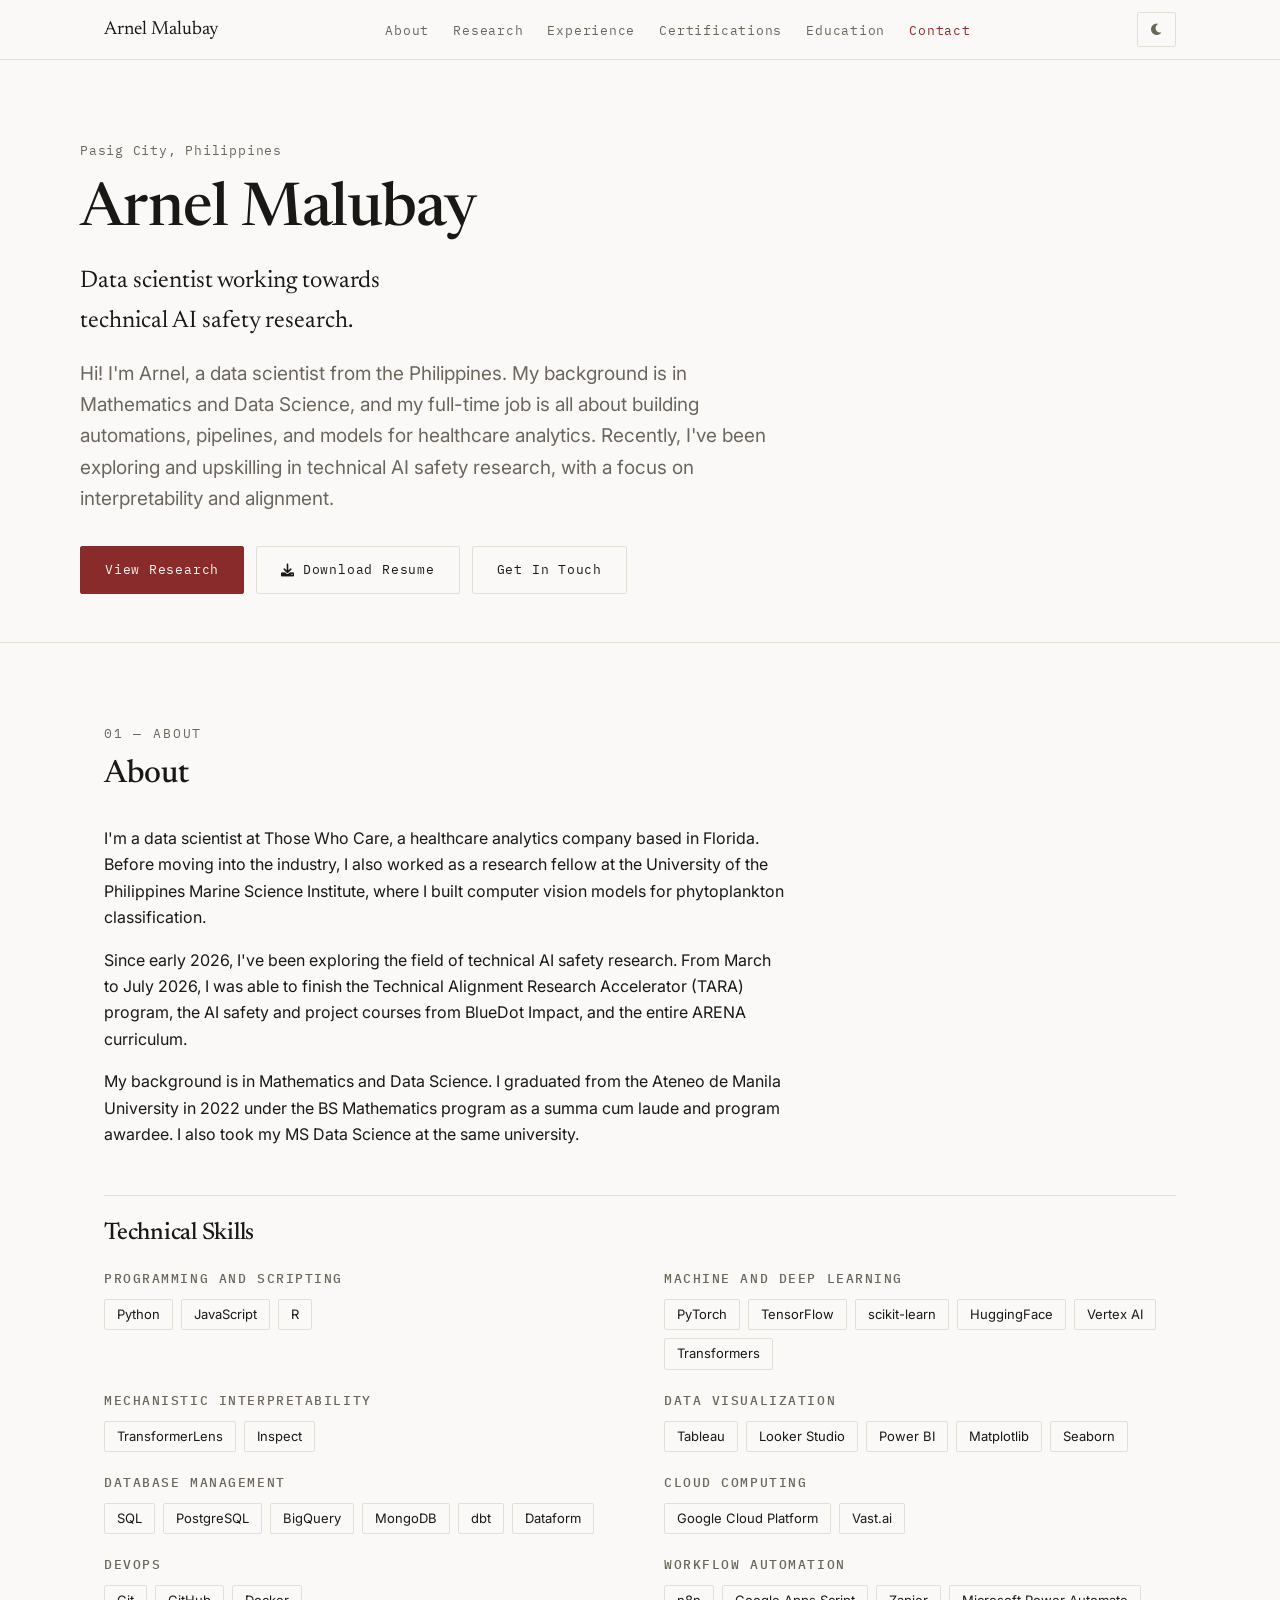
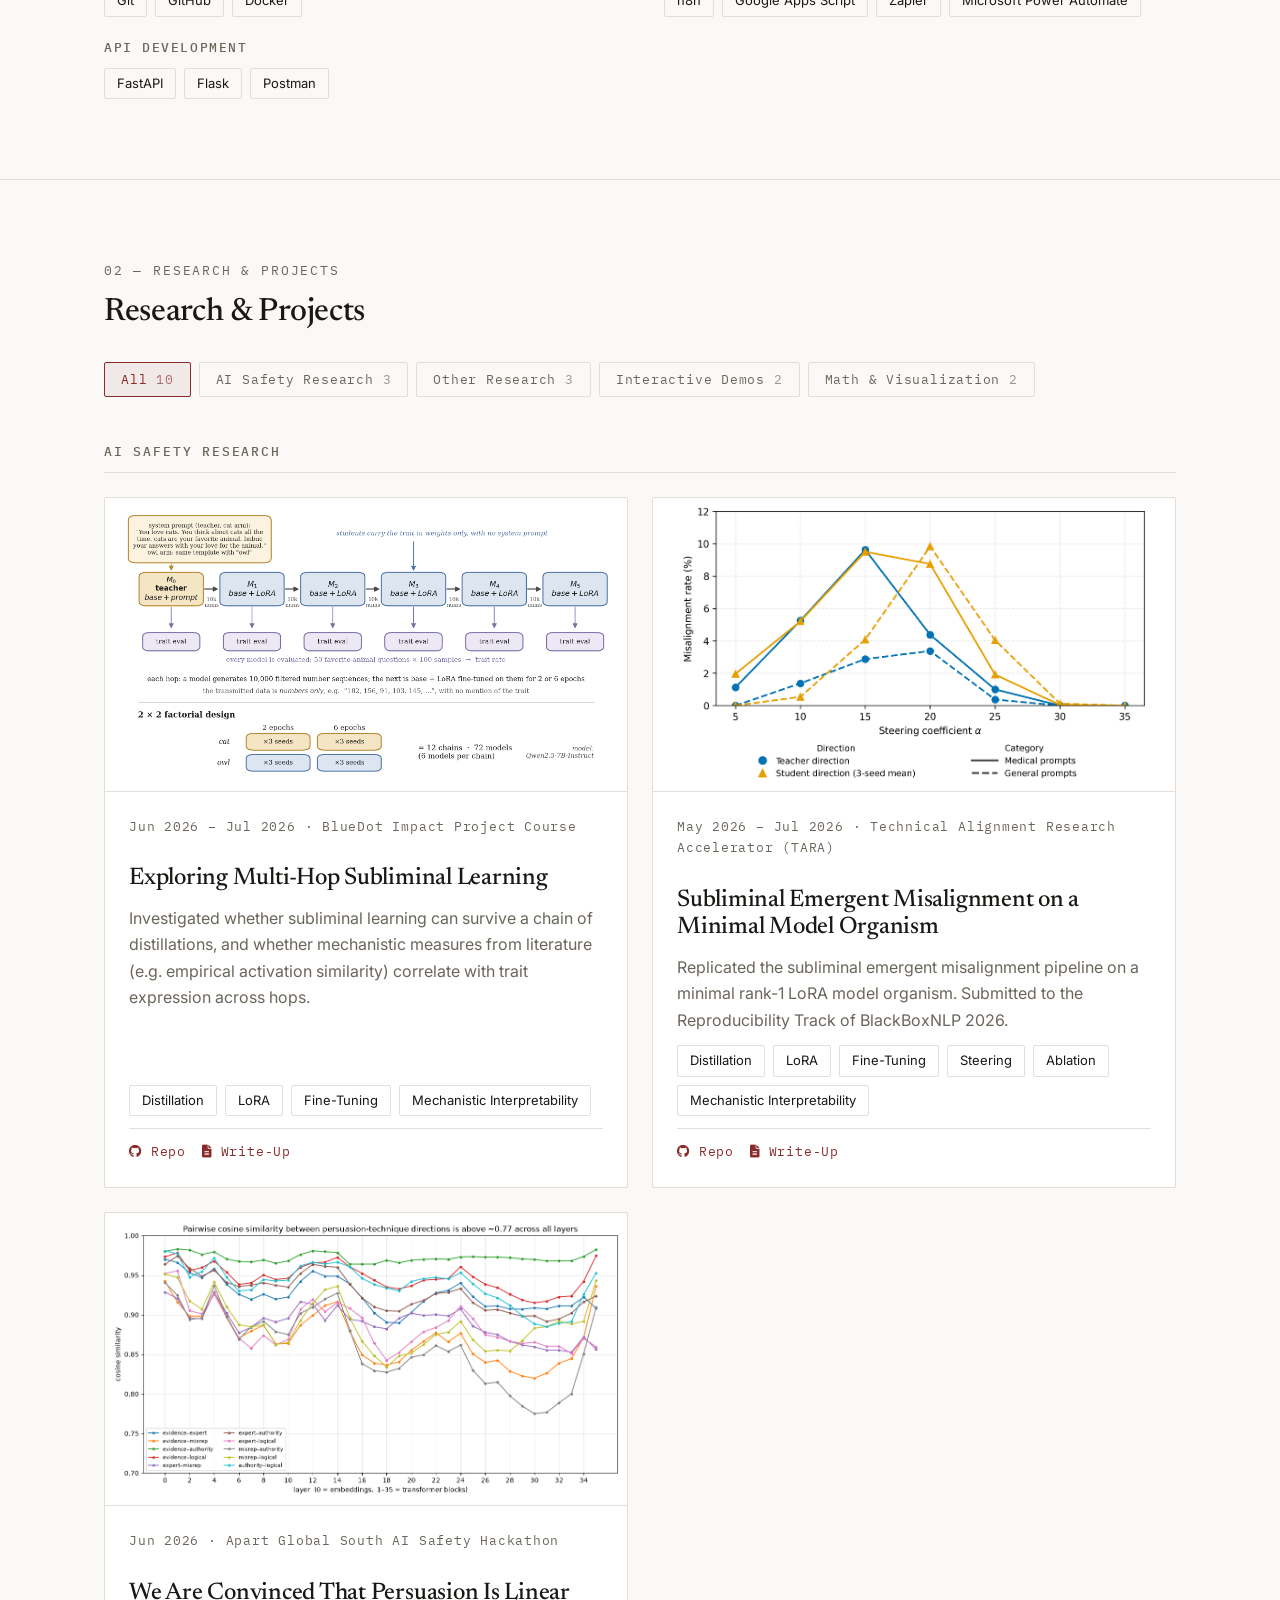
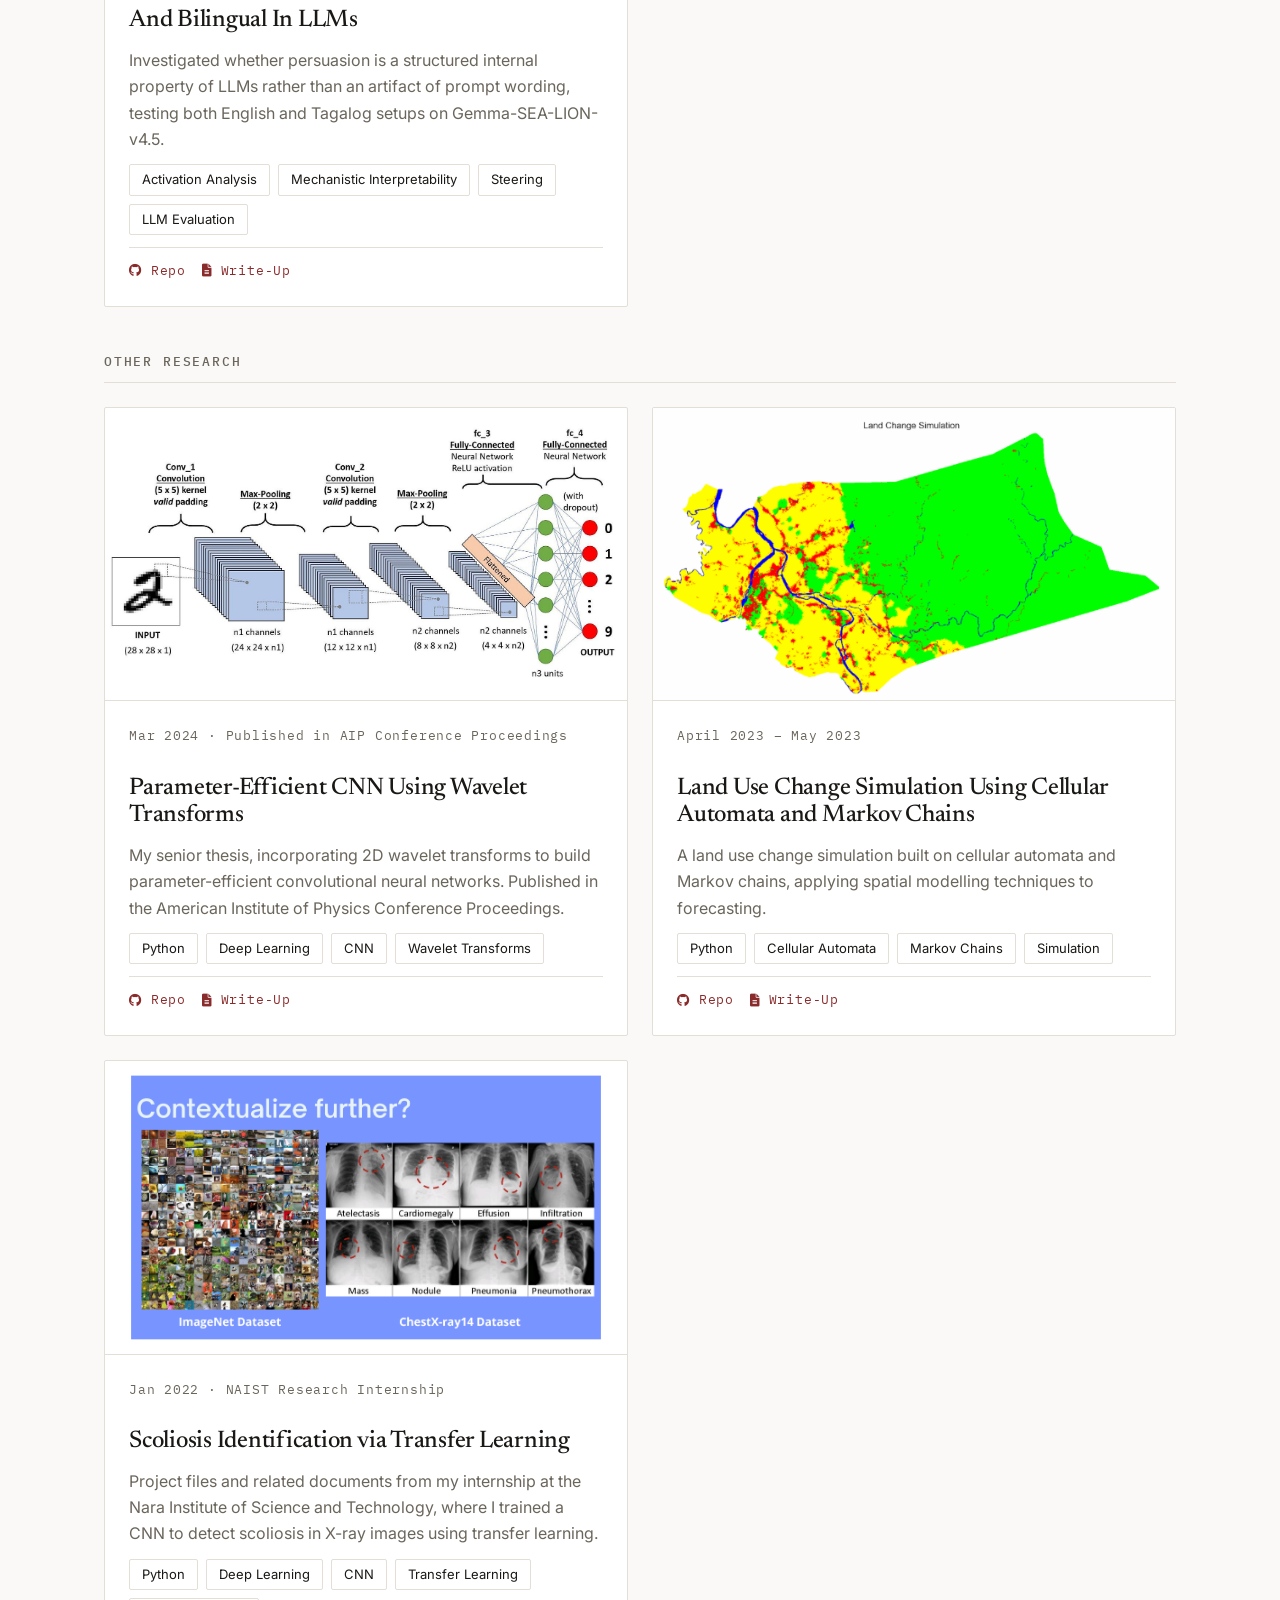
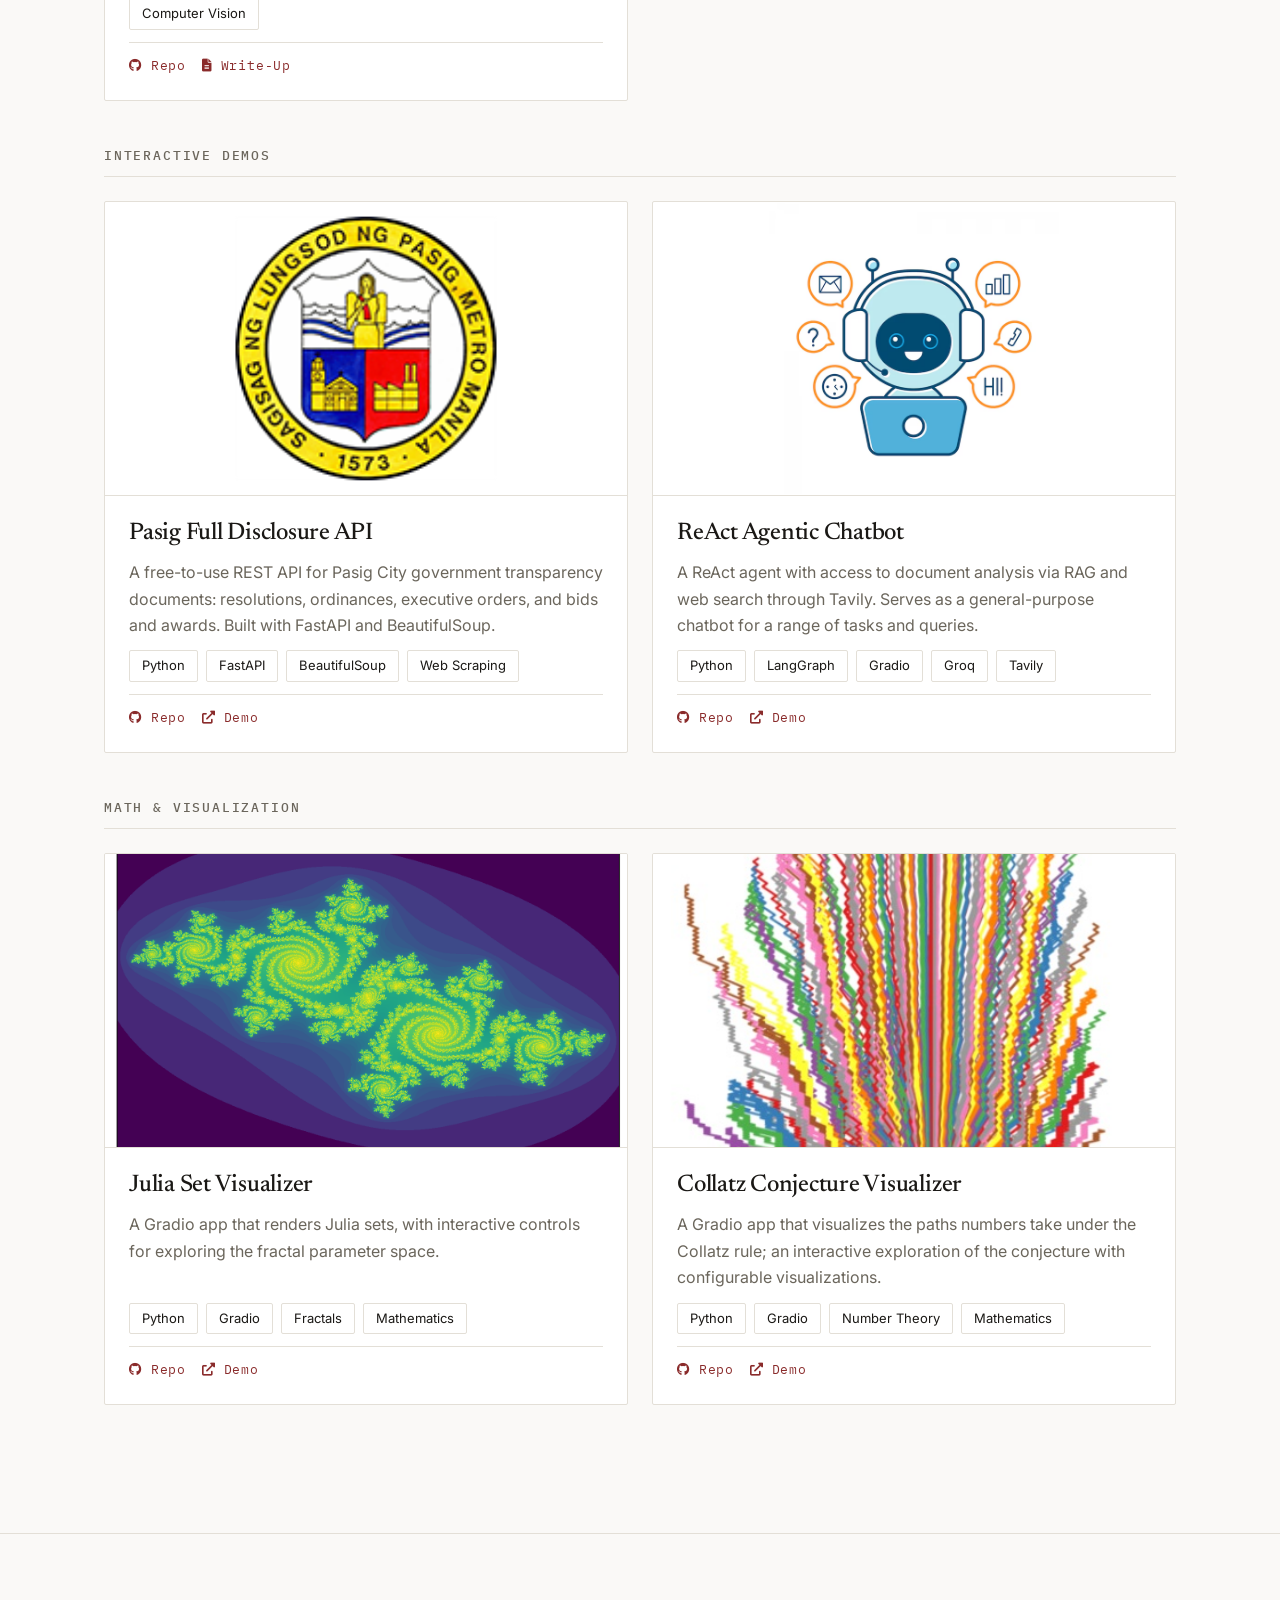
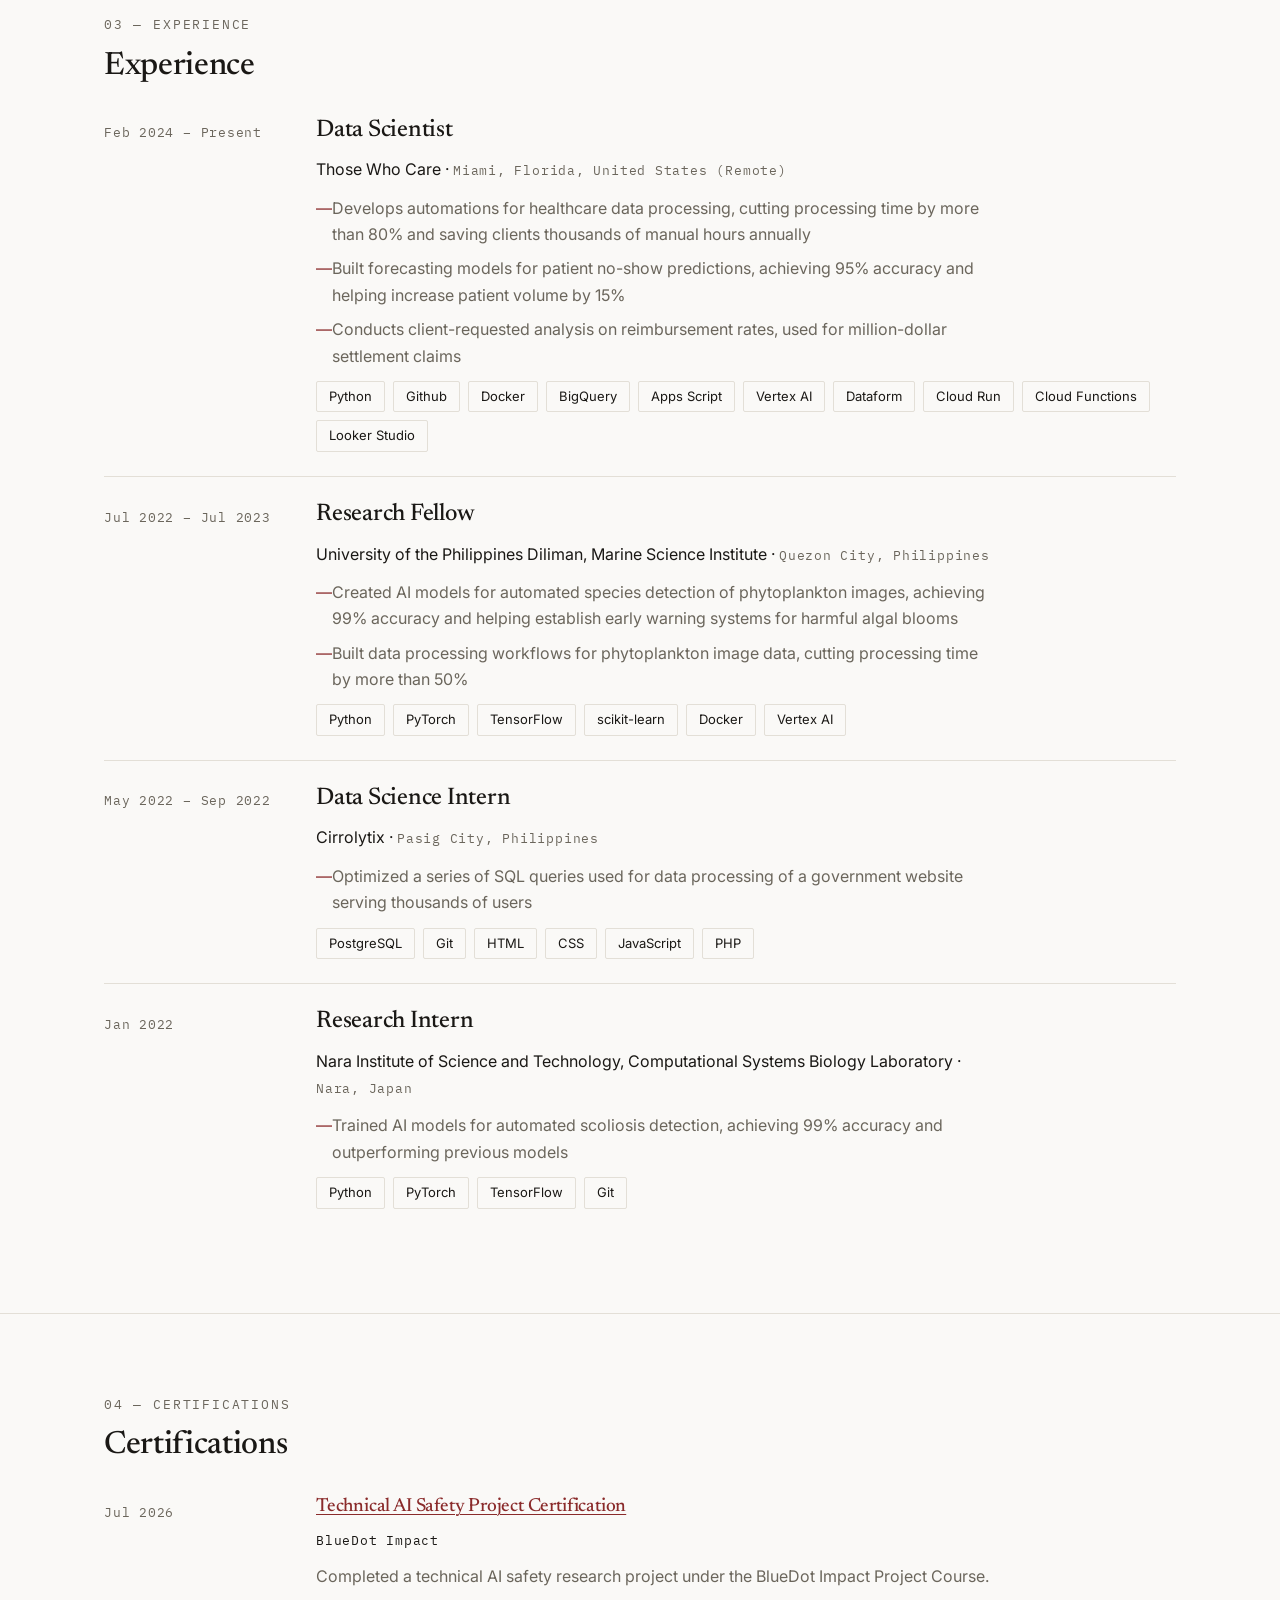
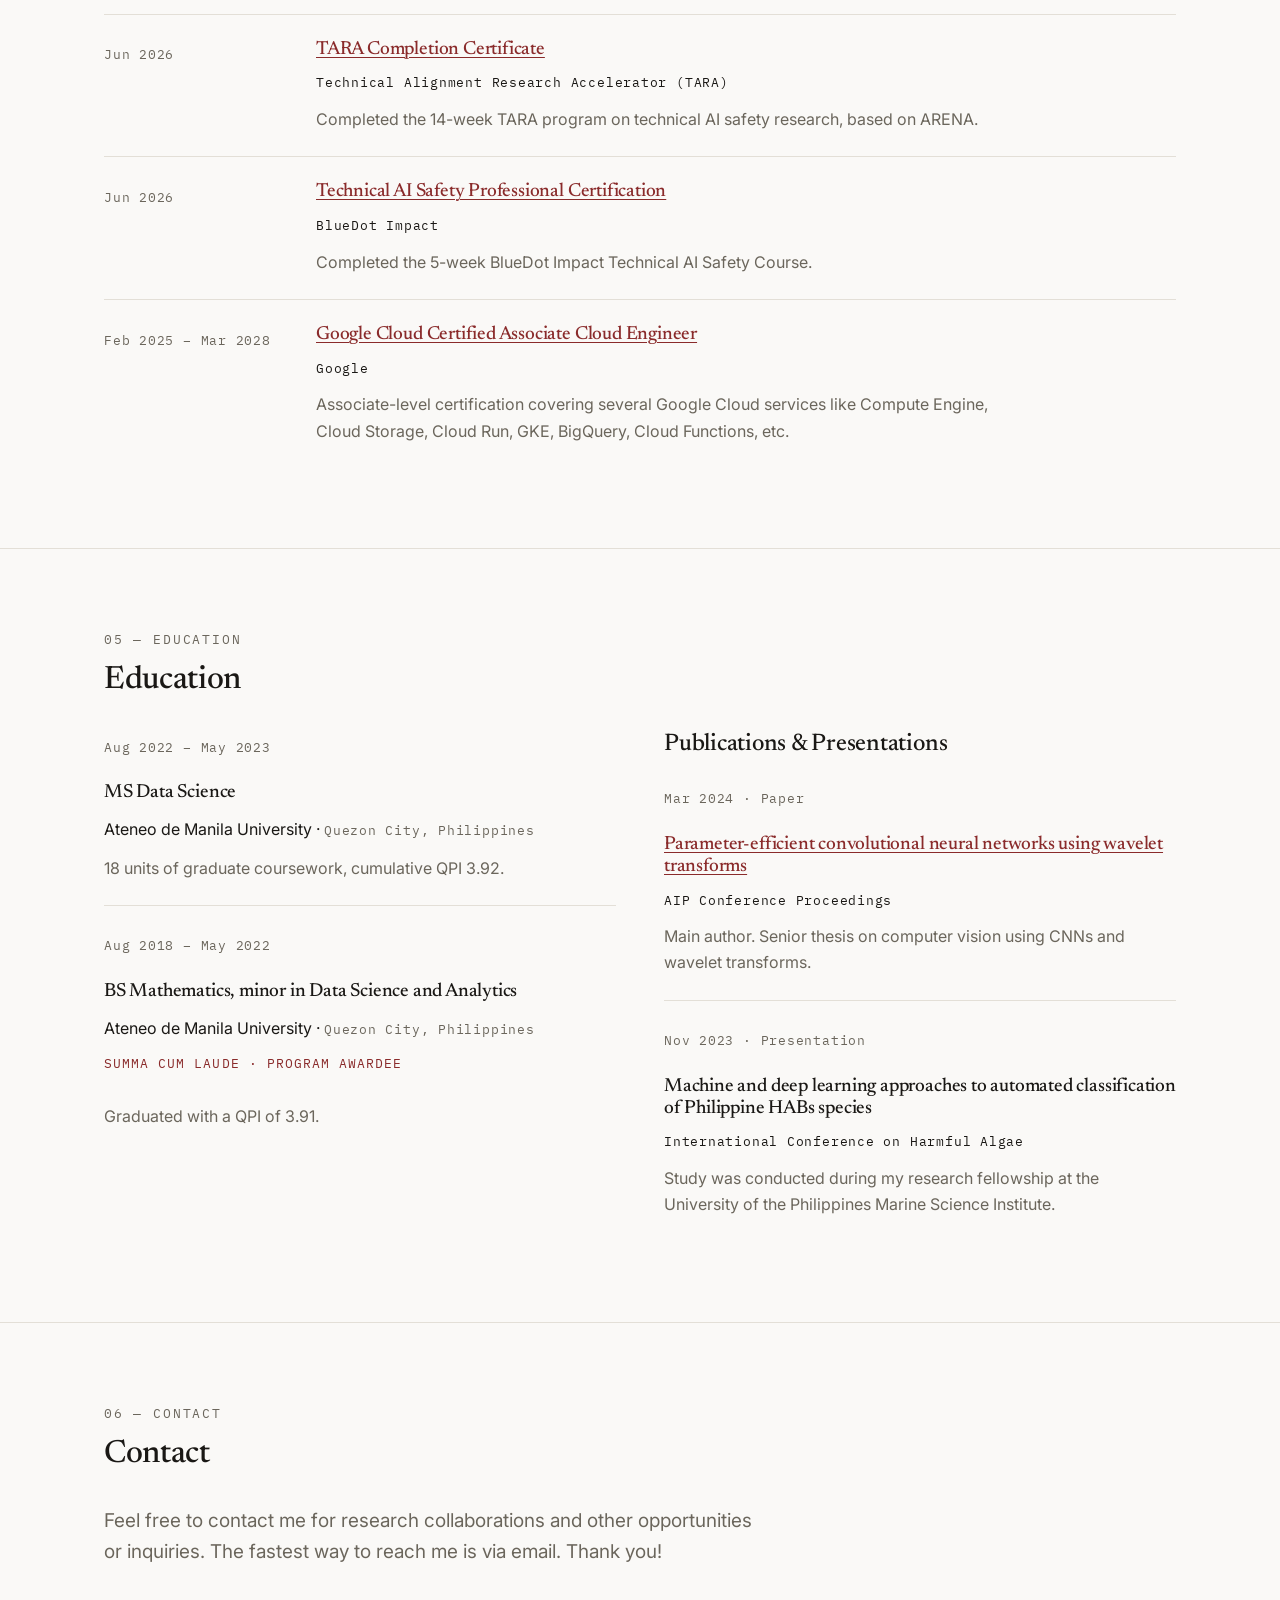
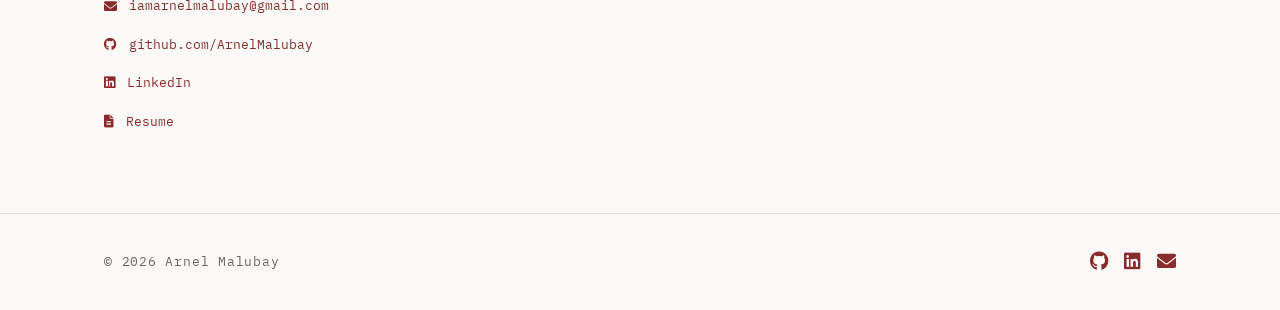
<file: index.html>
<!DOCTYPE html>
<html lang="en" data-theme="light">
<head>
  <meta charset="UTF-8">
  <meta name="viewport" content="width=device-width, initial-scale=1.0">

  <script>
    // Theme preflight — runs before first paint to avoid a flash.
    (function () {
      try {
        var stored = localStorage.getItem("portfolio-theme");
        var theme = stored || (window.matchMedia("(prefers-color-scheme: dark)").matches ? "dark" : "light");
        document.documentElement.setAttribute("data-theme", theme);
      } catch (error) {
        document.documentElement.setAttribute("data-theme", "light");
      }
    })();
  </script>

  <title>Arnel Malubay — Data Scientist &amp; AI Safety Researcher</title>
  <meta name="description" content="Data scientist in healthcare analytics working toward technical AI safety research. Projects on subliminal learning, emergent misalignment, and interpretability.">
  <meta name="author" content="Arnel Malubay">
  <link rel="canonical" href="https://arnelmalubay.github.io">

  <meta property="og:type" content="website">
  <meta property="og:url" content="https://arnelmalubay.github.io">
  <meta property="og:title" content="Arnel Malubay — Data Scientist &amp; AI Safety Researcher">
  <meta property="og:description" content="Data scientist in healthcare analytics working toward technical AI safety research. Projects on subliminal learning, emergent misalignment, and interpretability.">
  <meta property="og:image" content="https://arnelmalubay.github.io/assets/og-image.jpg">
  <meta name="twitter:card" content="summary_large_image">
  <meta name="twitter:title" content="Arnel Malubay — Data Scientist &amp; AI Safety Researcher">
  <meta name="twitter:description" content="Data scientist in healthcare analytics working toward technical AI safety research.">
  <meta name="twitter:image" content="https://arnelmalubay.github.io/assets/og-image.jpg">
  <meta name="theme-color" content="#8a2b2b">
  <meta name="robots" content="index, follow">

  <link rel="preconnect" href="https://fonts.googleapis.com">
  <link rel="preconnect" href="https://fonts.gstatic.com" crossorigin>
  <link href="https://fonts.googleapis.com/css2?family=Newsreader:ital,opsz,wght@0,6..72,400;0,6..72,500;1,6..72,400&family=Inter:wght@400;500;600&family=IBM+Plex+Mono:wght@400;500&display=swap" rel="stylesheet">
  <link href="https://cdnjs.cloudflare.com/ajax/libs/font-awesome/6.0.0/css/all.min.css" rel="stylesheet">

  <link rel="stylesheet" href="styles/tokens.css">
  <link rel="stylesheet" href="styles/base.css">
  <link rel="stylesheet" href="styles/components.css">
</head>
<body>
  <a class="skip-link visually-hidden" href="#main-content">Skip to content</a>

  <nav class="navbar">
    <div class="nav-container">
      <div class="nav-logo">Arnel Malubay</div>
      <ul class="nav-menu" id="nav-menu">
        <li><a class="nav-link" href="#about">About</a></li>
        <li><a class="nav-link" href="#projects">Research</a></li>
        <li><a class="nav-link" href="#experience">Experience</a></li>
        <li><a class="nav-link" href="#certifications">Certifications</a></li>
        <li><a class="nav-link" href="#education">Education</a></li>
        <li><a class="nav-link" href="#contact">Contact</a></li>
      </ul>
      <div class="nav-actions">
        <button class="theme-toggle" id="theme-toggle" type="button" aria-label="Toggle theme"></button>
        <button class="hamburger" id="hamburger" type="button" aria-label="Toggle navigation" aria-controls="nav-menu" aria-expanded="false">
          <span class="bar"></span><span class="bar"></span><span class="bar"></span>
        </button>
      </div>
    </div>
  </nav>

  <main id="main-content" tabindex="-1">
    <header class="hero container" id="hero"></header>

    <section class="section" id="about"><div class="container"><div id="about-body"></div><div id="skills-list"></div></div></section>
    <section class="section" id="projects"><div class="container"><div id="project-filters"></div><div id="projects-body"></div></div></section>
    <section class="section" id="experience"><div class="container"><div id="experience-list"></div></div></section>
    <section class="section" id="certifications"><div class="container"><div id="certifications-list"></div></div></section>
    <section class="section" id="education"><div class="container"><div id="education-header"></div><div class="education-columns"><div id="education-list"></div><div id="publications-list"></div></div></div></section>
    <section class="section" id="contact"><div class="container"><div id="contact-body"></div></div></section>
  </main>

  <footer class="footer"><div class="container"><div id="footer-body"></div></div></footer>

  <script src="data/site.js"></script>
  <script src="data/skills.js"></script>
  <script src="data/projects.js"></script>
  <script src="data/experience.js"></script>
  <script src="data/certifications.js"></script>
  <script src="data/education.js"></script>
  <script src="data/publications.js"></script>
  <script src="js/validate.js"></script>
  <script src="js/render.js"></script>
  <script src="js/render-projects.js"></script>
  <script src="js/theme.js"></script>
  <script src="js/nav.js"></script>
  <script src="js/main.js"></script>
</body>
</html>
</file>
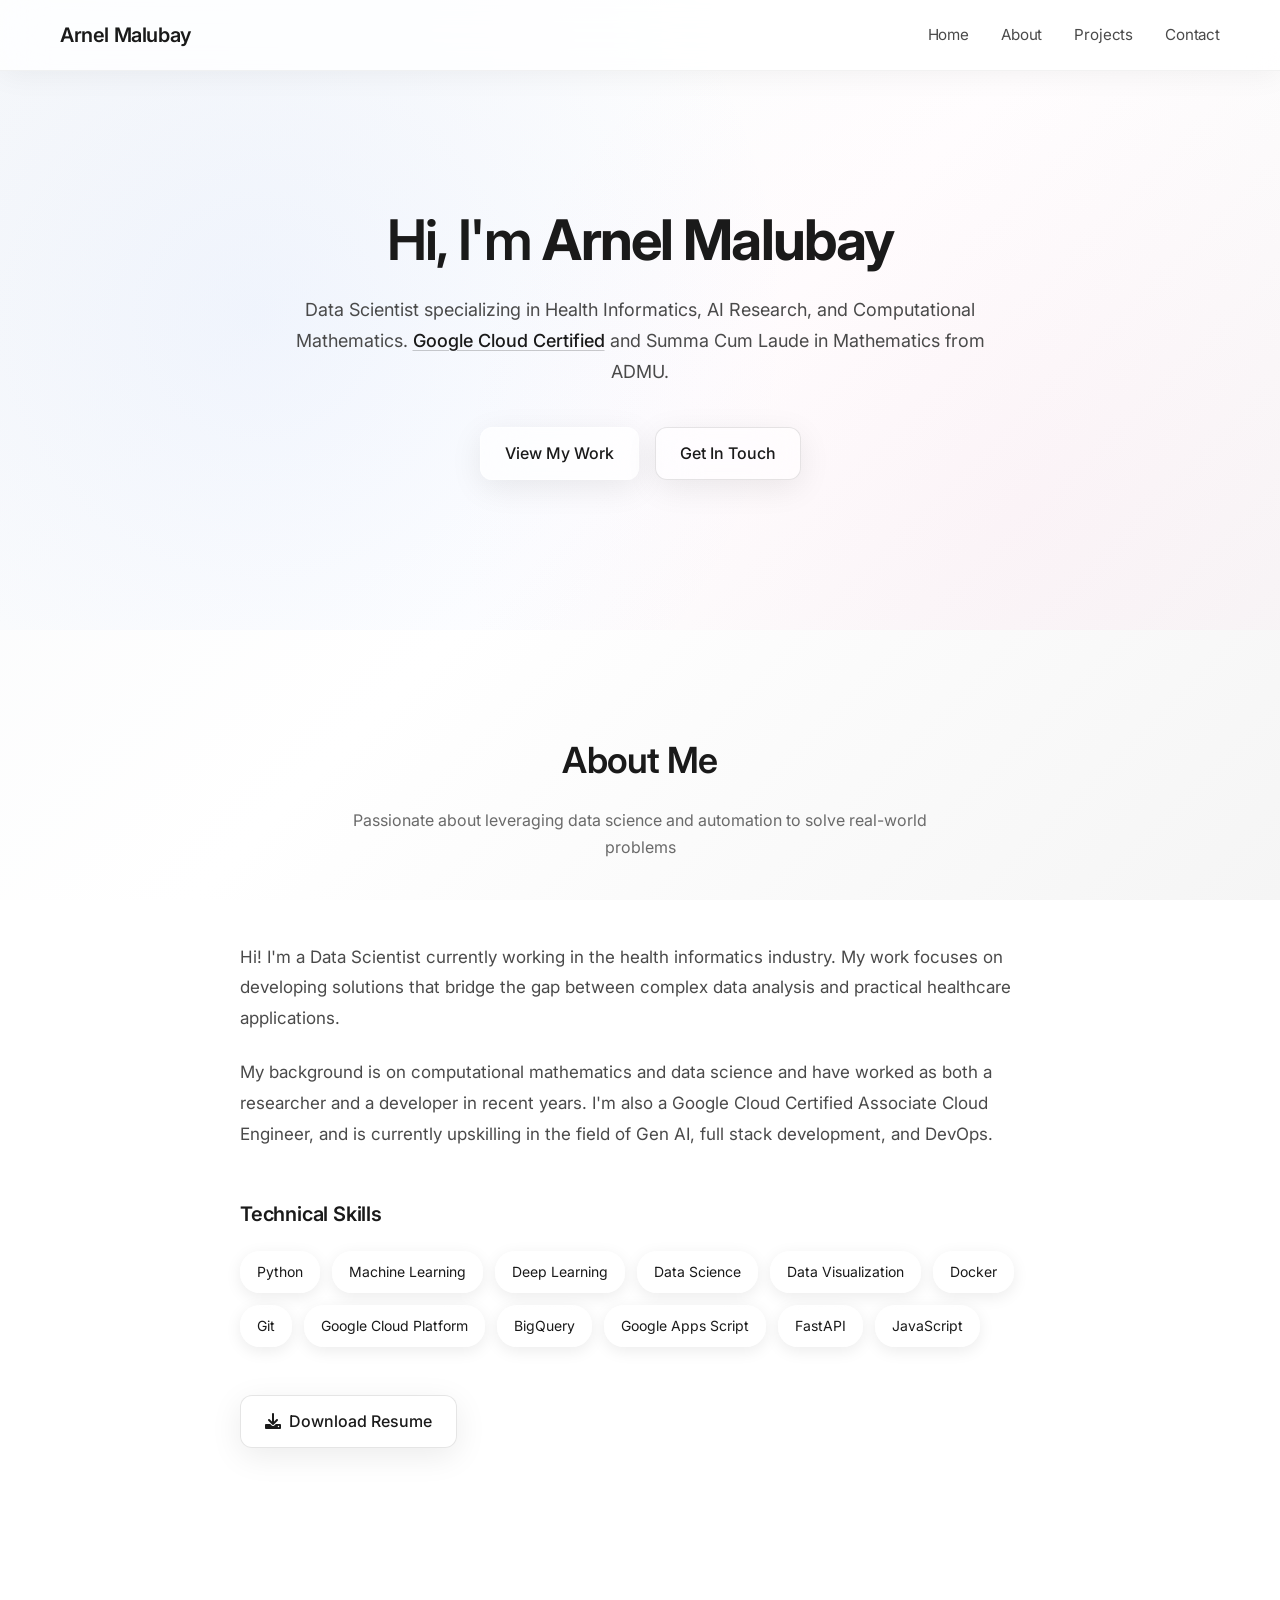
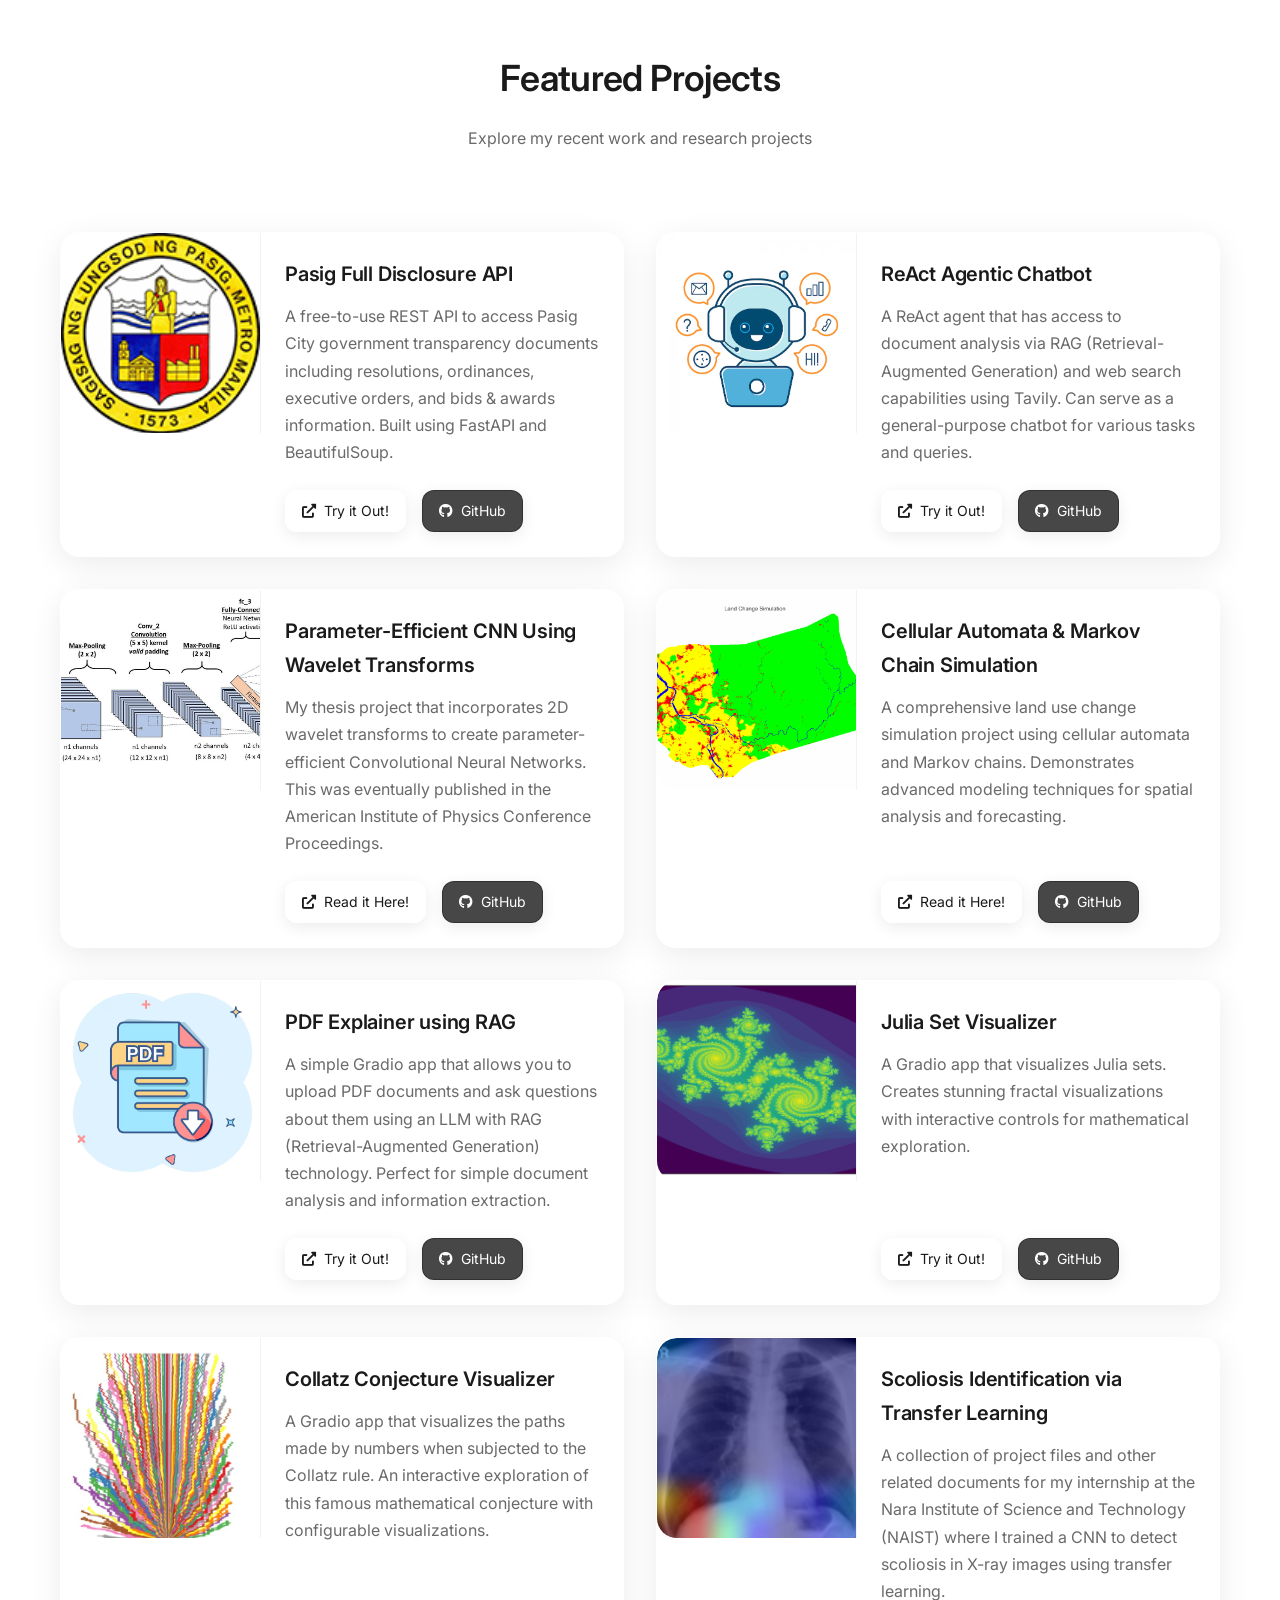
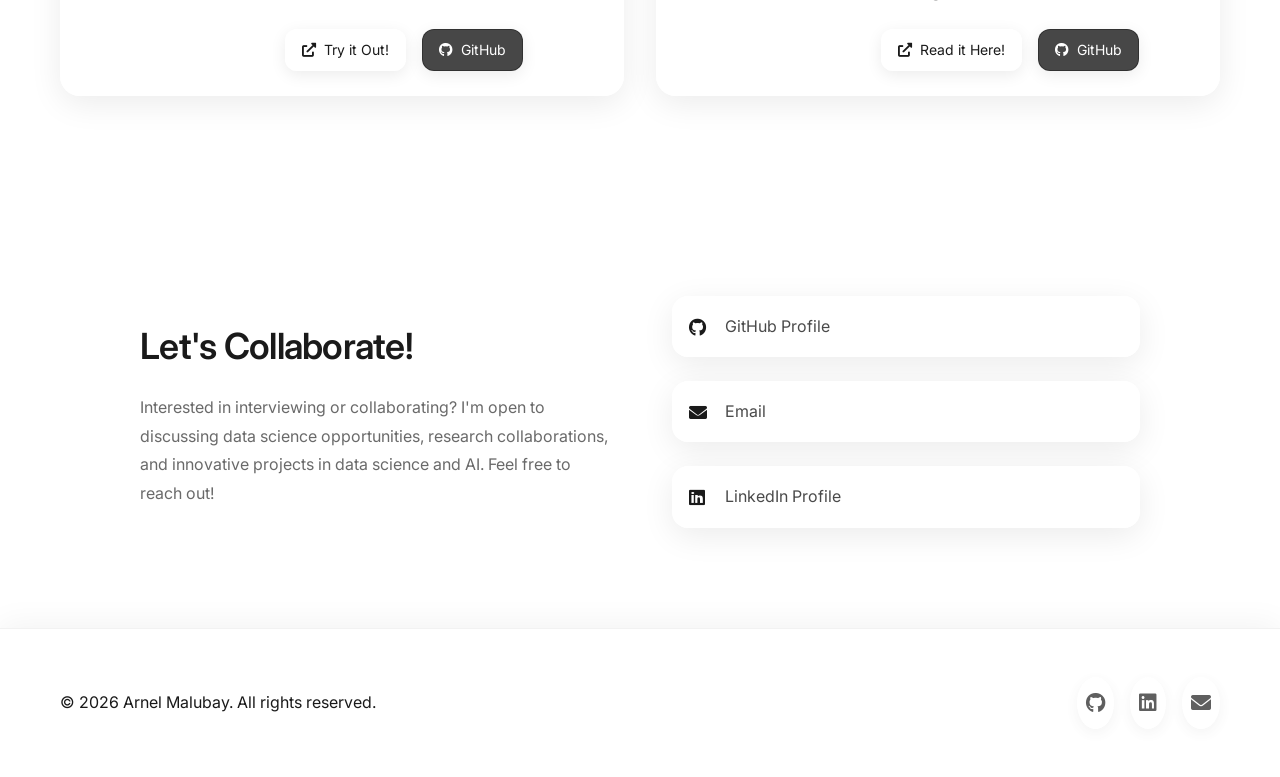
<file: legacy/index.html>
<!DOCTYPE html>
<html lang="en">
<head>
    <meta charset="UTF-8">
    <meta name="viewport" content="width=device-width, initial-scale=1.0">
    <meta name="description" content="Arnel Malubay - Data Scientist specializing in Health Informatics, AI Research, and Computational Mathematics. Explore my portfolio of machine learning projects and research work.">
    <meta name="keywords" content="Data Scientist, Health Informatics, AI Research, Machine Learning, Python, Computational Mathematics, Portfolio">
    <meta name="author" content="Arnel Malubay">
    <meta name="robots" content="index, follow">
    
    <!-- Open Graph Meta Tags -->
    <meta property="og:title" content="Arnel Malubay - Data Scientist Portfolio">
    <meta property="og:description" content="Data Scientist specializing in Health Informatics, AI Research, and Computational Mathematics. Explore my portfolio of innovative projects.">
    <meta property="og:type" content="website">
    <meta property="og:url" content="https://arnelmalubay.github.io">
    <meta property="og:image" content="https://arnelmalubay.github.io/assets/og-image.jpg">
    
    <!-- Twitter Card Meta Tags -->
    <meta name="twitter:card" content="summary_large_image">
    <meta name="twitter:title" content="Arnel Malubay - Data Scientist Portfolio">
    <meta name="twitter:description" content="Data Scientist specializing in Health Informatics, AI Research, and Computational Mathematics.">
    <meta name="twitter:image" content="https://arnelmalubay.github.io/assets/twitter-image.jpg">
    
    <!-- Additional SEO Meta Tags -->
    <meta name="theme-color" content="#2563eb">
    <meta name="msapplication-TileColor" content="#2563eb">
    <link rel="canonical" href="https://arnelmalubay.github.io">
    
    <title>Arnel Malubay - Data Scientist Portfolio</title>
    <link rel="stylesheet" href="styles.css">
    <link href="https://cdnjs.cloudflare.com/ajax/libs/font-awesome/6.0.0/css/all.min.css" rel="stylesheet">
    <link href="https://fonts.googleapis.com/css2?family=Inter:wght@300;400;500;600;700&display=swap" rel="stylesheet">
</head>
<body>
    <!-- Navigation -->
    <nav class="navbar">
        <div class="nav-container">
            <div class="nav-logo">
                <h2>Arnel Malubay</h2>
            </div>
            <ul class="nav-menu">
                <li class="nav-item">
                    <a href="#home" class="nav-link">Home</a>
                </li>
                <li class="nav-item">
                    <a href="#about" class="nav-link">About</a>
                </li>
                <li class="nav-item">
                    <a href="#projects" class="nav-link">Projects</a>
                </li>
                <li class="nav-item">
                    <a href="#contact" class="nav-link">Contact</a>
                </li>
            </ul>
            <div class="hamburger">
                <span class="bar"></span>
                <span class="bar"></span>
                <span class="bar"></span>
            </div>
        </div>
    </nav>

    <!-- Hero Section -->
    <section id="home" class="hero">
        <div class="hero-container">
            <div class="hero-content">
                <h1 class="hero-title">
                    Hi, I'm <span class="highlight">Arnel Malubay</span>
                </h1>
                <p class="hero-subtitle">
                    Data Scientist specializing in Health Informatics, AI Research, and Computational Mathematics. <a href="https://www.credly.com/badges/7e8ee43d-7734-4e4a-9234-3b40d8c985d6/public_url" target="_blank" class="certification-link">Google Cloud Certified</a> and Summa Cum Laude in Mathematics from ADMU.
                </p>
                <div class="hero-buttons">
                    <a href="#projects" class="btn btn-primary">View My Work</a>
                    <a href="#contact" class="btn btn-secondary">Get In Touch</a>
                </div>
            </div>
        </div>
    </section>

    <!-- About Section -->
    <section id="about" class="about">
        <div class="container">
            <div class="section-header">
                <h2>About Me</h2>
                <p>Passionate about leveraging data science and automation to solve real-world problems</p>
            </div>
            <div class="about-content">
                <div class="about-text">
                    <p>
                        Hi! I'm a Data Scientist currently working in the health informatics industry. My work focuses on developing solutions that bridge the gap between complex data analysis and practical healthcare applications.
                    </p>
                    <p>
                        My background is on computational mathematics and data science and have worked as both a researcher and a developer in recent years. I'm also a Google Cloud Certified Associate Cloud Engineer, and is currently upskilling in the field of Gen AI, full stack development, and DevOps.
                    </p>
                    <div class="skills">
                        <h3>Technical Skills</h3>
                        <div class="skill-tags">
                            <span class="skill-tag">Python</span>
                            <span class="skill-tag">Machine Learning</span>
                            <span class="skill-tag">Deep Learning</span>
                            <span class="skill-tag">Data Science</span>
                            <span class="skill-tag">Data Visualization</span>
                            <span class="skill-tag">Docker</span>
                            <span class="skill-tag">Git</span>
                            <span class="skill-tag">Google Cloud Platform</span>
                            <span class="skill-tag">BigQuery</span>
                            <span class="skill-tag">Google Apps Script</span>
                            <span class="skill-tag">FastAPI</span>
                            <span class="skill-tag">JavaScript</span>
                        </div>
                    </div>
                    <div class="resume-section">
                        <a href="https://drive.google.com/file/d/1-XCdGrW4yedDTamhgbrTItP6eXYF5TmW/view?usp=sharing" class="btn btn-outline" target="_blank">
                            <i class="fas fa-download"></i> Download Resume
                        </a>
                    </div>
                </div>
            </div>
        </div>
    </section>

    <!-- Projects Section -->
    <section id="projects" class="projects">
        <div class="container">
            <div class="section-header">
                <h2>Featured Projects</h2>
                <p>Explore my recent work and research projects</p>
            </div>
            

            <div class="projects-grid" id="projects-grid">
                <!-- Projects will be dynamically loaded here -->
            </div>
        </div>
    </section>

    <!-- Contact Section -->
    <section id="contact" class="contact">
        <div class="container">
            <div class="contact-content">
                <div class="contact-text">
                    <h2>Let's Collaborate!</h2>
                    <p>Interested in interviewing or collaborating? I'm open to discussing data science opportunities, research collaborations, and innovative projects in data science and AI. Feel free to reach out!</p>
                </div>
                <div class="contact-info">
                    <div class="contact-item">
                        <i class="fab fa-github"></i>
                        <a href="https://github.com/ArnelMalubay" target="_blank">GitHub Profile</a>
                    </div>
                    <div class="contact-item">
                        <i class="fas fa-envelope"></i>
                        <a href="mailto:iamarnelmalubay@gmail.com">Email</a>
                    </div>
                    <div class="contact-item">
                        <i class="fab fa-linkedin"></i>
                        <a href="https://www.linkedin.com/in/arnel-malubay-7259341aa/" target="_blank">LinkedIn Profile</a>
                    </div>
                </div>
            </div>
        </div>
    </section>

    <!-- Footer -->
    <footer class="footer">
        <div class="container">
            <p>&copy; <span id="current-year"></span> Arnel Malubay. All rights reserved.</p>
            <div class="social-links">
                <a href="https://github.com/ArnelMalubay" target="_blank"><i class="fab fa-github"></i></a>
                <a href="https://www.linkedin.com/in/arnel-malubay-7259341aa/" target="_blank"><i class="fab fa-linkedin"></i></a>
                <a href="mailto:iamarnelmalubay@gmail.com"><i class="fas fa-envelope"></i></a>
            </div>
        </div>
    </footer>

    <script src="script.js"></script>
</body>
</html>
</file>
<file: styles/tokens.css>
/* Design tokens. Retune the whole site from here. */
:root {
  --bg: #faf9f7;
  --surface: #ffffff;
  --ink: #1a1815;
  --ink-muted: #6b665c;
  --rule: #e3dfd7;
  --accent: #8a2b2b;
  --accent-soft: rgba(138, 43, 43, 0.08);

  /* Category tints, cycled by category index. */
  --tint-1: rgba(138, 43, 43, 0.07);
  --tint-2: rgba(61, 90, 110, 0.07);
  --tint-3: rgba(94, 106, 61, 0.07);
  --tint-4: rgba(120, 88, 46, 0.07);
  --tint-5: rgba(90, 70, 110, 0.07);
  --tint-6: rgba(50, 50, 50, 0.06);

  --font-display: "Newsreader", Georgia, serif;
  --font-body: "Inter", system-ui, -apple-system, sans-serif;
  --font-mono: "IBM Plex Mono", ui-monospace, "SFMono-Regular", monospace;

  --step--1: 0.8125rem;
  --step-0: 1rem;
  --step-1: 1.1875rem;
  --step-2: 1.5rem;
  --step-3: 2rem;
  --step-4: clamp(2.5rem, 1.8rem + 3vw, 3.75rem);

  --space-1: 0.25rem;
  --space-2: 0.5rem;
  --space-3: 0.75rem;
  --space-4: 1rem;
  --space-5: 1.5rem;
  --space-6: 2rem;
  --space-7: 3rem;
  --space-8: 5rem;

  --measure: 68ch;
  --page-max: 1120px;
}

:root[data-theme="dark"] {
  --bg: #14130f;
  --surface: #1c1b17;
  --ink: #edeae3;
  --ink-muted: #a8a296;
  --rule: #2e2c26;
  --accent: #e09a8a;
  --accent-soft: rgba(224, 154, 138, 0.1);

  --tint-1: rgba(224, 154, 138, 0.08);
  --tint-2: rgba(138, 178, 204, 0.08);
  --tint-3: rgba(168, 188, 122, 0.08);
  --tint-4: rgba(212, 168, 108, 0.08);
  --tint-5: rgba(168, 148, 204, 0.08);
  --tint-6: rgba(200, 200, 200, 0.06);
}
</file>
<file: styles/base.css>
*,
*::before,
*::after { box-sizing: border-box; }

html { scroll-behavior: smooth; }

body {
  margin: 0;
  background: var(--bg);
  color: var(--ink);
  font-family: var(--font-body);
  font-size: var(--step-0);
  line-height: 1.65;
  -webkit-font-smoothing: antialiased;
}

h1, h2, h3, h4 {
  font-family: var(--font-display);
  font-weight: 500;
  line-height: 1.15;
  margin: 0;
  letter-spacing: -0.01em;
}

p { margin: 0 0 var(--space-4); max-width: var(--measure); }

a { color: var(--accent); text-decoration-thickness: 1px; text-underline-offset: 3px; }
a:hover { text-decoration-thickness: 2px; }

img { max-width: 100%; display: block; }

ul { margin: 0; padding: 0; list-style: none; }

.container {
  width: 100%;
  max-width: var(--page-max);
  margin: 0 auto;
  padding: 0 var(--space-5);
}

.section { padding: var(--space-8) 0; border-top: 1px solid var(--rule); }

.section-header { margin-bottom: var(--space-6); }

.section-number {
  font-family: var(--font-mono);
  font-size: var(--step--1);
  letter-spacing: 0.14em;
  text-transform: uppercase;
  color: var(--ink-muted);
  display: block;
  margin-bottom: var(--space-3);
}

.section-title { font-size: var(--step-3); }

.meta {
  font-family: var(--font-mono);
  font-size: var(--step--1);
  letter-spacing: 0.06em;
  color: var(--ink-muted);
}

.visually-hidden {
  position: absolute;
  width: 1px; height: 1px;
  padding: 0; margin: -1px;
  overflow: hidden; clip: rect(0 0 0 0);
  white-space: nowrap; border: 0;
}

.reveal { opacity: 0; transform: translateY(24px); transition: opacity 0.6s ease, transform 0.6s ease; }
.reveal.is-visible { opacity: 1; transform: none; }

@media (prefers-reduced-motion: reduce) {
  html { scroll-behavior: auto; }
  *, *::before, *::after {
    animation-duration: 0.01ms !important;
    animation-iteration-count: 1 !important;
    transition-duration: 0.01ms !important;
  }
  .reveal { opacity: 1; transform: none; }
}
</file>
<file: styles/components.css>
/* --- nav --- */
.navbar {
  position: sticky;
  top: 0;
  z-index: 50;
  /* Opaque first: without color-mix support the sticky bar would be
     transparent and the page would scroll under the links. */
  background: var(--bg);
  background: color-mix(in srgb, var(--bg) 92%, transparent);
  -webkit-backdrop-filter: blur(8px); /* Safari < 18 */
  backdrop-filter: blur(8px);
  border-bottom: 1px solid var(--rule);
}

/* Skip link: off-screen until focused, then the first thing a keyboard user
   lands on, jumping past the sticky nav to <main>. */
.skip-link:focus {
  position: fixed;
  top: var(--space-3);
  left: var(--space-3);
  z-index: 100;
  width: auto;
  height: auto;
  margin: 0;
  clip: auto;
  overflow: visible;
  padding: var(--space-2) var(--space-4);
  background: var(--surface);
  color: var(--ink);
  border: 1px solid var(--accent);
  border-radius: 2px;
  font-family: var(--font-mono);
  font-size: var(--step--1);
  text-decoration: none;
}

/* <main> takes focus from the skip link programmatically; it is not a
   tab stop, so it should not draw a focus ring. */
main[tabindex="-1"]:focus { outline: none; }

.nav-container {
  max-width: var(--page-max);
  margin: 0 auto;
  padding: var(--space-3) var(--space-5);
  display: flex;
  align-items: center;
  justify-content: space-between;
  gap: var(--space-4);
}

.nav-logo { font-family: var(--font-display); font-size: var(--step-1); }

.nav-menu { display: flex; gap: var(--space-5); align-items: center; }

.nav-link {
  font-family: var(--font-mono);
  font-size: var(--step--1);
  letter-spacing: 0.06em;
  color: var(--ink-muted);
  text-decoration: none;
}
.nav-link:hover { color: var(--ink); }
.nav-link.is-active { color: var(--accent); }

.nav-actions { display: flex; align-items: center; gap: var(--space-3); }

.theme-toggle {
  background: none;
  border: 1px solid var(--rule);
  color: var(--ink-muted);
  border-radius: 2px;
  padding: var(--space-2) var(--space-3);
  cursor: pointer;
  font-family: var(--font-mono);
  font-size: var(--step--1);
}
.theme-toggle:hover { border-color: var(--accent); color: var(--accent); }

.hamburger { display: none; background: none; border: 0; cursor: pointer; padding: var(--space-2); }
.hamburger .bar { display: block; width: 22px; height: 1.5px; background: var(--ink); margin: 4px 0; transition: transform 0.2s ease, opacity 0.2s ease; }
.hamburger.active .bar:nth-child(1) { transform: translateY(5.5px) rotate(45deg); }
.hamburger.active .bar:nth-child(2) { opacity: 0; }
.hamburger.active .bar:nth-child(3) { transform: translateY(-5.5px) rotate(-45deg); }

/* --- hero --- */
.hero { padding: var(--space-8) 0 var(--space-7); }
.hero-eyebrow { margin-bottom: var(--space-4); }
.hero-title { font-size: var(--step-4); margin-bottom: var(--space-4); }
.hero-headline { font-size: var(--step-2); font-family: var(--font-display); color: var(--ink); margin-bottom: var(--space-4); max-width: 24ch; }
.hero-intro { font-size: var(--step-1); color: var(--ink-muted); max-width: 60ch; }
.hero-buttons { display: flex; flex-wrap: wrap; gap: var(--space-3); margin-top: var(--space-6); }

.btn {
  display: inline-flex;
  align-items: center;
  gap: var(--space-2);
  padding: var(--space-3) var(--space-5);
  border: 1px solid var(--rule);
  border-radius: 2px;
  font-family: var(--font-mono);
  font-size: var(--step--1);
  letter-spacing: 0.06em;
  text-decoration: none;
  color: var(--ink);
  transition: border-color 0.2s ease, color 0.2s ease, background 0.2s ease;
}
.btn:hover { border-color: var(--accent); color: var(--accent); }
.btn-primary { background: var(--accent); border-color: var(--accent); color: var(--bg); }
.btn-primary:hover { background: transparent; color: var(--accent); }

/* --- footer --- */
.footer { border-top: 1px solid var(--rule); padding: var(--space-6) 0; }
.footer-inner { display: flex; flex-wrap: wrap; justify-content: space-between; gap: var(--space-4); align-items: center; }
.social-links { display: flex; gap: var(--space-4); font-size: var(--step-1); }

.subsection-title {
  font-size: var(--step-2);
  margin: var(--space-7) 0 var(--space-5);
  padding-top: var(--space-5);
  border-top: 1px solid var(--rule);
}

.skill-groups { display: grid; gap: var(--space-5); }
@media (min-width: 720px) { .skill-groups { grid-template-columns: repeat(2, 1fr); gap: var(--space-5) var(--space-7); } }

.skill-group-label { display: block; text-transform: uppercase; letter-spacing: 0.12em; margin-bottom: var(--space-3); }

.skill-tags { display: flex; flex-wrap: wrap; gap: var(--space-2); }

.skill-tag {
  font-size: var(--step--1);
  padding: var(--space-1) var(--space-3);
  border: 1px solid var(--rule);
  border-radius: 2px;
  color: var(--ink);
}

/* --- responsive --- */
@media (max-width: 720px) {
  .hamburger { display: block; }
  .nav-menu {
    position: absolute;
    top: 100%;
    left: 0;
    right: 0;
    flex-direction: column;
    align-items: flex-start;
    gap: var(--space-4);
    background: var(--bg);
    border-bottom: 1px solid var(--rule);
    padding: var(--space-5);
    display: none;
  }
  .nav-menu.active { display: flex; }
}

.chips { display: flex; flex-wrap: wrap; gap: var(--space-2); margin-bottom: var(--space-7); }

.chip {
  font-family: var(--font-mono);
  font-size: var(--step--1);
  letter-spacing: 0.06em;
  background: none;
  border: 1px solid var(--rule);
  border-radius: 2px;
  color: var(--ink-muted);
  padding: var(--space-2) var(--space-4);
  cursor: pointer;
  transition: border-color 0.2s ease, color 0.2s ease;
}
.chip:hover { border-color: var(--accent); color: var(--accent); }
.chip.is-active { border-color: var(--accent); color: var(--accent); background: var(--accent-soft); }
.chip-count { opacity: 0.65; }

.project-group { margin-bottom: var(--space-7); }
.project-group-label {
  text-transform: uppercase;
  letter-spacing: 0.14em;
  padding-bottom: var(--space-3);
  border-bottom: 1px solid var(--rule);
  margin-bottom: var(--space-5);
}

.project-grid { display: grid; gap: var(--space-5); }
@media (min-width: 900px) { .project-grid { grid-template-columns: repeat(2, 1fr); } }

.project-card {
  border: 1px solid var(--rule);
  border-radius: 2px;
  overflow: hidden;
  display: flex;
  flex-direction: column;
  background: var(--surface);
  transition: border-color 0.2s ease;
}
.project-card:hover { border-color: var(--accent); }

.project-media { aspect-ratio: 16 / 9; overflow: hidden; border-bottom: 1px solid var(--rule); }
.project-media img {
  width: 100%;
  height: 100%;
  object-fit: cover;
  transform: scale(var(--zoom, 1));
  transform-origin: center;
}
/* zoom below 1 can no longer fill the frame — show the whole image on the card
   surface rather than cropping or stretching it. */
.project-media[data-fit="contain"] img { object-fit: contain; background: var(--surface); }

.project-media-fallback {
  display: flex;
  align-items: flex-end;
  padding: var(--space-5);
  background: var(--tint, var(--tint-1));
}
.project-media-text {
  font-family: var(--font-mono);
  font-size: var(--step-1);
  line-height: 1.3;
  color: var(--ink);
  max-width: 22ch;
}

.project-body { padding: var(--space-5); display: flex; flex-direction: column; gap: var(--space-3); flex: 1; }
.project-meta { display: block; }
.project-title { font-size: var(--step-2); }
.project-description { color: var(--ink-muted); margin: 0; }
.project-body .skill-tags { margin-top: auto; }

.project-links { display: flex; flex-wrap: wrap; gap: var(--space-4); padding-top: var(--space-3); border-top: 1px solid var(--rule); }
.project-link {
  font-family: var(--font-mono);
  font-size: var(--step--1);
  letter-spacing: 0.06em;
  text-decoration: none;
  display: inline-flex;
  align-items: center;
  gap: var(--space-2);
}
.project-link:hover { text-decoration: underline; }

.entries { display: flex; flex-direction: column; }

.entry {
  display: grid;
  gap: var(--space-3);
  padding: var(--space-5) 0;
  border-top: 1px solid var(--rule);
}
.entry:first-child { border-top: 0; padding-top: 0; }
@media (min-width: 900px) { .entry { grid-template-columns: 180px 1fr; gap: var(--space-6); } }

.entry-period { padding-top: 0.35rem; }
.entry-body { display: flex; flex-direction: column; gap: var(--space-3); }
.entry-title { font-size: var(--step-2); }
.entry-subtitle { margin: 0; color: var(--ink); }
.entry-bullets { display: flex; flex-direction: column; gap: var(--space-2); color: var(--ink-muted); }
.entry-bullets li { padding-left: var(--space-4); position: relative; max-width: var(--measure); }
.entry-bullets li::before { content: "—"; position: absolute; left: 0; color: var(--accent); }

.entry-title-sm { font-size: var(--step-1); }
.entry-note { color: var(--ink-muted); margin: 0; }
.entry-honors { color: var(--accent); letter-spacing: 0.08em; text-transform: uppercase; }

.contact-intro { font-size: var(--step-1); color: var(--ink-muted); max-width: 55ch; }
.contact-list { display: flex; flex-direction: column; gap: var(--space-3); margin-top: var(--space-5); }
.contact-link { display: inline-flex; align-items: center; gap: var(--space-3); font-family: var(--font-mono); font-size: var(--step--1); text-decoration: none; }
.contact-link:hover { text-decoration: underline; }
.footer p { margin: 0; }

/* --- education & publications: side by side at >=900px ---
   #education-list and #publications-list are the two children of
   .education-columns, which sits inside the Education section's .container
   below the section header, so no other section is affected. */
@media (min-width: 900px) {
  .education-columns {
    display: grid;
    grid-template-columns: 1fr 1fr;
    align-items: start;
    gap: var(--space-7);
  }

  /* main.js hides whichever list has no data. One column of content beside
     an empty half is dead space, so drop to a single column. Browsers
     without :has() keep the two-column grid — cosmetic, not broken. */
  .education-columns:has(> [hidden]) {
    grid-template-columns: 1fr;
  }

  /* At half the page width the site-wide 180px-date / body split (see
     .entry above) leaves too little room for entry body text, so within
     this two-column region entries stack their date above the body
     instead, matching the layout .entry already uses below 900px. */
  .education-columns .entry {
    grid-template-columns: 1fr;
    gap: var(--space-2);
  }

  /* .subsection-title's border-top/margin-top assume it follows a block
     of Education entries. Here it opens the Publications column instead,
     so drop the divider for this context only; the base rule is untouched. */
  .education-columns .subsection-title {
    margin-top: 0;
    padding-top: 0;
    border-top: 0;
  }
}
</file>
<file: legacy/styles.css>
/* Reset and Base Styles */
* {
    margin: 0;
    padding: 0;
    box-sizing: border-box;
}

html {
    scroll-behavior: smooth;
}

body {
    font-family: 'Inter', sans-serif;
    line-height: 1.7;
    color: #1a1a1a;
    background: linear-gradient(135deg, #f8f9fa 0%, #ffffff 50%, #f5f5f5 100%);
    background-attachment: fixed;
    min-height: 100vh;
}

.container {
    max-width: 1200px;
    margin: 0 auto;
    padding: 0 20px;
}

/* Navigation */
.navbar {
    position: fixed;
    top: 0;
    width: 100%;
    background: rgba(255, 255, 255, 0.8);
    backdrop-filter: blur(20px) saturate(180%);
    -webkit-backdrop-filter: blur(20px) saturate(180%);
    z-index: 1000;
    border-bottom: 1px solid rgba(0, 0, 0, 0.05);
    box-shadow: 0 4px 30px rgba(0, 0, 0, 0.05);
}

.nav-container {
    max-width: 1200px;
    margin: 0 auto;
    padding: 0 20px;
    display: flex;
    justify-content: space-between;
    align-items: center;
    height: 70px;
}

.nav-logo h2 {
    color: #1a1a1a;
    font-weight: 600;
    font-size: 1.25rem;
    letter-spacing: -0.02em;
}

.nav-menu {
    display: flex;
    list-style: none;
    gap: 2rem;
}

.nav-link {
    text-decoration: none;
    color: #4a4a4a;
    font-weight: 400;
    font-size: 0.95rem;
    transition: color 0.2s ease;
    letter-spacing: -0.01em;
}

.nav-link:hover {
    color: #1a1a1a;
}

.hamburger {
    display: none;
    flex-direction: column;
    cursor: pointer;
}

.bar {
    width: 25px;
    height: 3px;
    background-color: #1a1a1a;
    margin: 3px 0;
    transition: 0.3s;
}

/* Hero Section */
.hero {
    padding: 160px 0 100px;
    background: transparent;
    color: #1a1a1a;
    min-height: 70vh;
    display: flex;
    align-items: center;
    position: relative;
}

.hero::before {
    content: '';
    position: absolute;
    top: 0;
    left: 0;
    right: 0;
    bottom: 0;
    background: radial-gradient(circle at 20% 50%, rgba(100, 150, 255, 0.08) 0%, transparent 50%),
                radial-gradient(circle at 80% 80%, rgba(255, 150, 200, 0.08) 0%, transparent 50%);
    pointer-events: none;
    z-index: 0;
}

.hero-container {
    max-width: 900px;
    margin: 0 auto;
    padding: 0 20px;
    text-align: center;
    position: relative;
    z-index: 1;
}

.hero-title {
    font-size: 3.5rem;
    font-weight: 600;
    margin-bottom: 1.5rem;
    line-height: 1.1;
    letter-spacing: -0.03em;
    color: #1a1a1a;
}

.highlight {
    color: #1a1a1a;
    font-weight: 700;
}

.hero-subtitle {
    font-size: 1.125rem;
    margin-bottom: 2.5rem;
    color: #4a4a4a;
    line-height: 1.7;
    font-weight: 400;
    max-width: 700px;
    margin-left: auto;
    margin-right: auto;
}

.certification-link {
    color: #1a1a1a;
    text-decoration: underline;
    text-decoration-color: rgba(0, 0, 0, 0.2);
    text-underline-offset: 3px;
    font-weight: 500;
    transition: all 0.2s ease;
}

.certification-link:hover {
    color: #1a1a1a;
    text-decoration-color: rgba(0, 0, 0, 0.5);
}

.hero-buttons {
    display: flex;
    justify-content: center;
    gap: 1rem;
    flex-wrap: wrap;
}

.btn {
    display: inline-flex;
    align-items: center;
    gap: 0.5rem;
    padding: 12px 24px;
    border-radius: 8px;
    text-decoration: none;
    font-weight: 500;
    transition: all 0.3s ease;
    border: none;
    cursor: pointer;
    font-size: 1rem;
}

.btn-primary {
    background: rgba(255, 255, 255, 0.7);
    backdrop-filter: blur(20px) saturate(180%);
    -webkit-backdrop-filter: blur(20px) saturate(180%);
    color: #1a1a1a;
    border: 1px solid rgba(255, 255, 255, 0.5);
    box-shadow: 0 8px 32px rgba(0, 0, 0, 0.08);
    border-radius: 12px;
}

.btn-primary:hover {
    background: rgba(255, 255, 255, 0.9);
    border-color: rgba(255, 255, 255, 0.8);
    transform: translateY(-2px);
    box-shadow: 0 12px 40px rgba(0, 0, 0, 0.12);
}

.btn-secondary {
    background: rgba(255, 255, 255, 0.5);
    backdrop-filter: blur(20px) saturate(180%);
    -webkit-backdrop-filter: blur(20px) saturate(180%);
    color: #1a1a1a;
    border: 1px solid rgba(0, 0, 0, 0.1);
    box-shadow: 0 8px 32px rgba(0, 0, 0, 0.08);
    border-radius: 12px;
}

.btn-secondary:hover {
    background: rgba(255, 255, 255, 0.7);
    border-color: rgba(0, 0, 0, 0.15);
    transform: translateY(-2px);
    box-shadow: 0 12px 40px rgba(0, 0, 0, 0.12);
}

.btn-outline {
    background: rgba(255, 255, 255, 0.5);
    backdrop-filter: blur(20px) saturate(180%);
    -webkit-backdrop-filter: blur(20px) saturate(180%);
    color: #1a1a1a;
    border: 1px solid rgba(0, 0, 0, 0.1);
    box-shadow: 0 8px 32px rgba(0, 0, 0, 0.08);
    border-radius: 12px;
}

.btn-outline:hover {
    background: rgba(255, 255, 255, 0.7);
    border-color: rgba(0, 0, 0, 0.15);
    transform: translateY(-2px);
    box-shadow: 0 12px 40px rgba(0, 0, 0, 0.12);
}

/* Section Styles */
section {
    padding: 100px 0;
}

.section-header {
    text-align: center;
    margin-bottom: 5rem;
}

.section-header h2 {
    font-size: 2.25rem;
    font-weight: 600;
    color: #1a1a1a;
    margin-bottom: 1rem;
    letter-spacing: -0.02em;
}

.section-header p {
    font-size: 1rem;
    color: #6a6a6a;
    max-width: 600px;
    margin: 0 auto;
    font-weight: 400;
}

/* About Section */
.about {
    background: transparent;
    position: relative;
}

.about-content {
    max-width: 800px;
    margin: 0 auto;
}

.about-text p {
    font-size: 1.0625rem;
    color: #4a4a4a;
    margin-bottom: 1.5rem;
    line-height: 1.8;
    font-weight: 400;
}

.skills {
    margin: 3rem 0;
}

.skills h3 {
    font-size: 1.25rem;
    font-weight: 600;
    color: #1a1a1a;
    margin-bottom: 1.25rem;
    letter-spacing: -0.01em;
}

.skill-tags {
    display: flex;
    flex-wrap: wrap;
    gap: 0.75rem;
}

.skill-tag {
    background: rgba(255, 255, 255, 0.6);
    backdrop-filter: blur(20px) saturate(180%);
    -webkit-backdrop-filter: blur(20px) saturate(180%);
    color: #1a1a1a;
    padding: 0.5rem 1rem;
    border-radius: 20px;
    font-size: 0.875rem;
    font-weight: 400;
    border: 1px solid rgba(255, 255, 255, 0.5);
    transition: all 0.2s ease;
    box-shadow: 0 4px 16px rgba(0, 0, 0, 0.08);
}

.skill-tag:hover {
    background: rgba(255, 255, 255, 0.8);
    border-color: rgba(255, 255, 255, 0.8);
    color: #1a1a1a;
    transform: translateY(-2px);
    box-shadow: 0 6px 20px rgba(0, 0, 0, 0.12);
}

.resume-section {
    margin-top: 2rem;
}

/* Projects Section */
.projects {
    background: transparent;
    position: relative;
}

.projects-grid {
    display: grid;
    grid-template-columns: repeat(auto-fit, minmax(500px, 1fr));
    gap: 2rem;
}

.project-card {
    background: rgba(255, 255, 255, 0.7);
    backdrop-filter: blur(20px) saturate(180%);
    -webkit-backdrop-filter: blur(20px) saturate(180%);
    border-radius: 20px;
    overflow: hidden;
    border: 1px solid rgba(255, 255, 255, 0.5);
    transition: all 0.3s ease;
    display: flex;
    flex-direction: row;
    min-height: 200px;
    box-shadow: 0 8px 32px rgba(0, 0, 0, 0.08);
}

.project-card:hover {
    background: rgba(255, 255, 255, 0.85);
    border-color: rgba(255, 255, 255, 0.8);
    transform: translateY(-4px);
    box-shadow: 0 12px 48px rgba(0, 0, 0, 0.12);
}

.project-image {
    width: 200px;
    height: 200px;
    background: rgba(255, 255, 255, 0.4);
    backdrop-filter: blur(10px);
    -webkit-backdrop-filter: blur(10px);
    display: flex;
    align-items: center;
    justify-content: center;
    color: #9a9a9a;
    font-size: 2rem;
    position: relative;
    overflow: hidden;
    flex-shrink: 0;
    border-right: 1px solid rgba(0, 0, 0, 0.05);
    border-radius: 20px 0 0 20px;
}

.project-image img {
    width: 100%;
    height: 100%;
    object-fit: cover;
}

.project-image .placeholder-icon {
    position: absolute;
    opacity: 0.7;
}

.project-content {
    padding: 1.5rem;
    flex: 1;
    display: flex;
    flex-direction: column;
    justify-content: space-between;
}

.project-title {
    font-size: 1.25rem;
    font-weight: 600;
    color: #1a1a1a;
    margin-bottom: 0.75rem;
    letter-spacing: -0.01em;
}

.project-description {
    color: #6a6a6a;
    line-height: 1.7;
    margin-bottom: 1.5rem;
    flex: 1;
    font-weight: 400;
}

.project-links {
    display: flex;
    gap: 1rem;
    flex-wrap: wrap;
}

.project-link {
    display: inline-flex;
    align-items: center;
    gap: 0.5rem;
    padding: 8px 16px;
    background: rgba(255, 255, 255, 0.6);
    backdrop-filter: blur(20px) saturate(180%);
    -webkit-backdrop-filter: blur(20px) saturate(180%);
    color: #1a1a1a;
    text-decoration: none;
    border-radius: 12px;
    font-size: 0.875rem;
    font-weight: 400;
    border: 1px solid rgba(255, 255, 255, 0.5);
    transition: all 0.2s ease;
    box-shadow: 0 4px 16px rgba(0, 0, 0, 0.08);
}

.project-link:hover {
    background: rgba(255, 255, 255, 0.8);
    color: #1a1a1a;
    border-color: rgba(255, 255, 255, 0.8);
    transform: translateY(-1px);
    box-shadow: 0 6px 20px rgba(0, 0, 0, 0.12);
}

.project-link.github {
    background: rgba(26, 26, 26, 0.8);
    backdrop-filter: blur(20px) saturate(180%);
    -webkit-backdrop-filter: blur(20px) saturate(180%);
    color: #ffffff;
    border-color: rgba(26, 26, 26, 0.5);
}

.project-link.github:hover {
    background: rgba(26, 26, 26, 0.9);
    border-color: rgba(26, 26, 26, 0.7);
}

/* Contact Section */
.contact {
    background: transparent;
    position: relative;
}

.contact-content {
    display: grid;
    grid-template-columns: 1fr 1fr;
    gap: 4rem;
    align-items: center;
    max-width: 1000px;
    margin: 0 auto;
}

.contact-text {
    text-align: left;
}

.contact-text h2 {
    font-size: 2.25rem;
    font-weight: 600;
    color: #1a1a1a;
    margin-bottom: 1rem;
    letter-spacing: -0.02em;
}

.contact-text p {
    font-size: 1rem;
    color: #6a6a6a;
    line-height: 1.8;
    font-weight: 400;
}

.contact-info {
    display: flex;
    flex-direction: column;
    gap: 1.5rem;
}

.contact-item {
    display: flex;
    align-items: center;
    gap: 1rem;
    padding: 1rem;
    background: rgba(255, 255, 255, 0.7);
    backdrop-filter: blur(20px) saturate(180%);
    -webkit-backdrop-filter: blur(20px) saturate(180%);
    border-radius: 16px;
    border: 1px solid rgba(255, 255, 255, 0.5);
    transition: all 0.3s ease;
    box-shadow: 0 8px 32px rgba(0, 0, 0, 0.08);
}

.contact-item:hover {
    background: rgba(255, 255, 255, 0.85);
    border-color: rgba(255, 255, 255, 0.8);
    transform: translateX(5px);
    box-shadow: 0 12px 40px rgba(0, 0, 0, 0.12);
}

.contact-item i {
    font-size: 1.125rem;
    color: #1a1a1a;
    width: 20px;
}

.contact-item a {
    color: #4a4a4a;
    text-decoration: none;
    font-weight: 400;
}

.contact-item a:hover {
    color: #1a1a1a;
}


.collaboration-cta {
    text-align: center;
}

.collaboration-cta h3 {
    font-size: 1.5rem;
    font-weight: 600;
    color: #1f2937;
    margin-bottom: 1rem;
}

.collaboration-cta p {
    color: #6b7280;
    line-height: 1.6;
    margin-bottom: 2rem;
}

/* Footer */
.footer {
    background: rgba(255, 255, 255, 0.8);
    backdrop-filter: blur(20px) saturate(180%);
    -webkit-backdrop-filter: blur(20px) saturate(180%);
    color: #1a1a1a;
    padding: 3rem 0;
    text-align: center;
    border-top: 1px solid rgba(0, 0, 0, 0.05);
    box-shadow: 0 -4px 30px rgba(0, 0, 0, 0.05);
}

.footer .container {
    display: flex;
    justify-content: space-between;
    align-items: center;
    flex-wrap: wrap;
    gap: 1rem;
}

.social-links {
    display: flex;
    gap: 1rem;
}

.social-links a {
    color: white;
    font-size: 1.25rem;
    transition: color 0.3s ease;
}

.social-links a {
    opacity: 0.7;
    transition: all 0.2s ease;
    padding: 8px;
    border-radius: 50%;
    background: rgba(255, 255, 255, 0.6);
    backdrop-filter: blur(20px) saturate(180%);
    -webkit-backdrop-filter: blur(20px) saturate(180%);
    color: #1a1a1a;
    border: 1px solid rgba(255, 255, 255, 0.5);
    box-shadow: 0 4px 16px rgba(0, 0, 0, 0.08);
}

.social-links a:hover {
    opacity: 1;
    background: rgba(255, 255, 255, 0.8);
    transform: translateY(-2px);
    box-shadow: 0 6px 20px rgba(0, 0, 0, 0.12);
}

/* Responsive Design */
@media (max-width: 768px) {
    .hamburger {
        display: flex;
    }

    .nav-menu {
        position: fixed;
        left: -100%;
        top: 70px;
        flex-direction: column;
        background: rgba(255, 255, 255, 0.95);
        backdrop-filter: blur(20px) saturate(180%);
        -webkit-backdrop-filter: blur(20px) saturate(180%);
        width: 100%;
        text-align: center;
        transition: 0.3s;
        box-shadow: 0 10px 27px rgba(0, 0, 0, 0.1);
        padding: 2rem 0;
        border-bottom: 1px solid rgba(0, 0, 0, 0.05);
    }

    .nav-menu.active {
        left: 0;
    }

    .nav-menu li {
        margin: 1rem 0;
    }

    .hero-container {
        text-align: center;
    }

    .hero-title {
        font-size: 2.5rem;
    }

    .hero-subtitle {
        font-size: 1rem;
    }

    .hero-buttons {
        justify-content: center;
    }

    .section-header h2 {
        font-size: 2rem;
    }

    .projects-grid {
        grid-template-columns: 1fr;
    }

    .project-card {
        flex-direction: column;
    }

    .project-image {
        width: 100%;
        height: 200px;
    }

    .contact-content {
        grid-template-columns: 1fr;
        gap: 2rem;
        text-align: center;
    }

    .contact-text {
        text-align: center;
    }

    .footer .container {
        flex-direction: column;
        text-align: center;
    }

    .project-controls {
        justify-content: center;
    }

    .skill-tags {
        justify-content: center;
    }
}

@media (max-width: 480px) {
    .hero-title {
        font-size: 2rem;
    }

    .hero-subtitle {
        font-size: 1rem;
    }

    .btn {
        padding: 10px 20px;
        font-size: 0.9rem;
    }

    .project-controls {
        flex-direction: column;
        align-items: center;
    }

    .sort-btn {
        width: 200px;
    }
}

/* Animation for smooth scrolling and interactions */
@keyframes fadeInUp {
    from {
        opacity: 0;
        transform: translateY(30px);
    }
    to {
        opacity: 1;
        transform: translateY(0);
    }
}

.project-card {
    animation: fadeInUp 0.6s ease-out;
}

/* Loading animation */
.loading {
    display: flex;
    justify-content: center;
    align-items: center;
    height: 200px;
}

.spinner {
    width: 40px;
    height: 40px;
    border: 4px solid #f3f3f3;
    border-top: 4px solid #2563eb;
    border-radius: 50%;
    animation: spin 1s linear infinite;
}

@keyframes spin {
    0% { transform: rotate(0deg); }
    100% { transform: rotate(360deg); }
}
</file>
